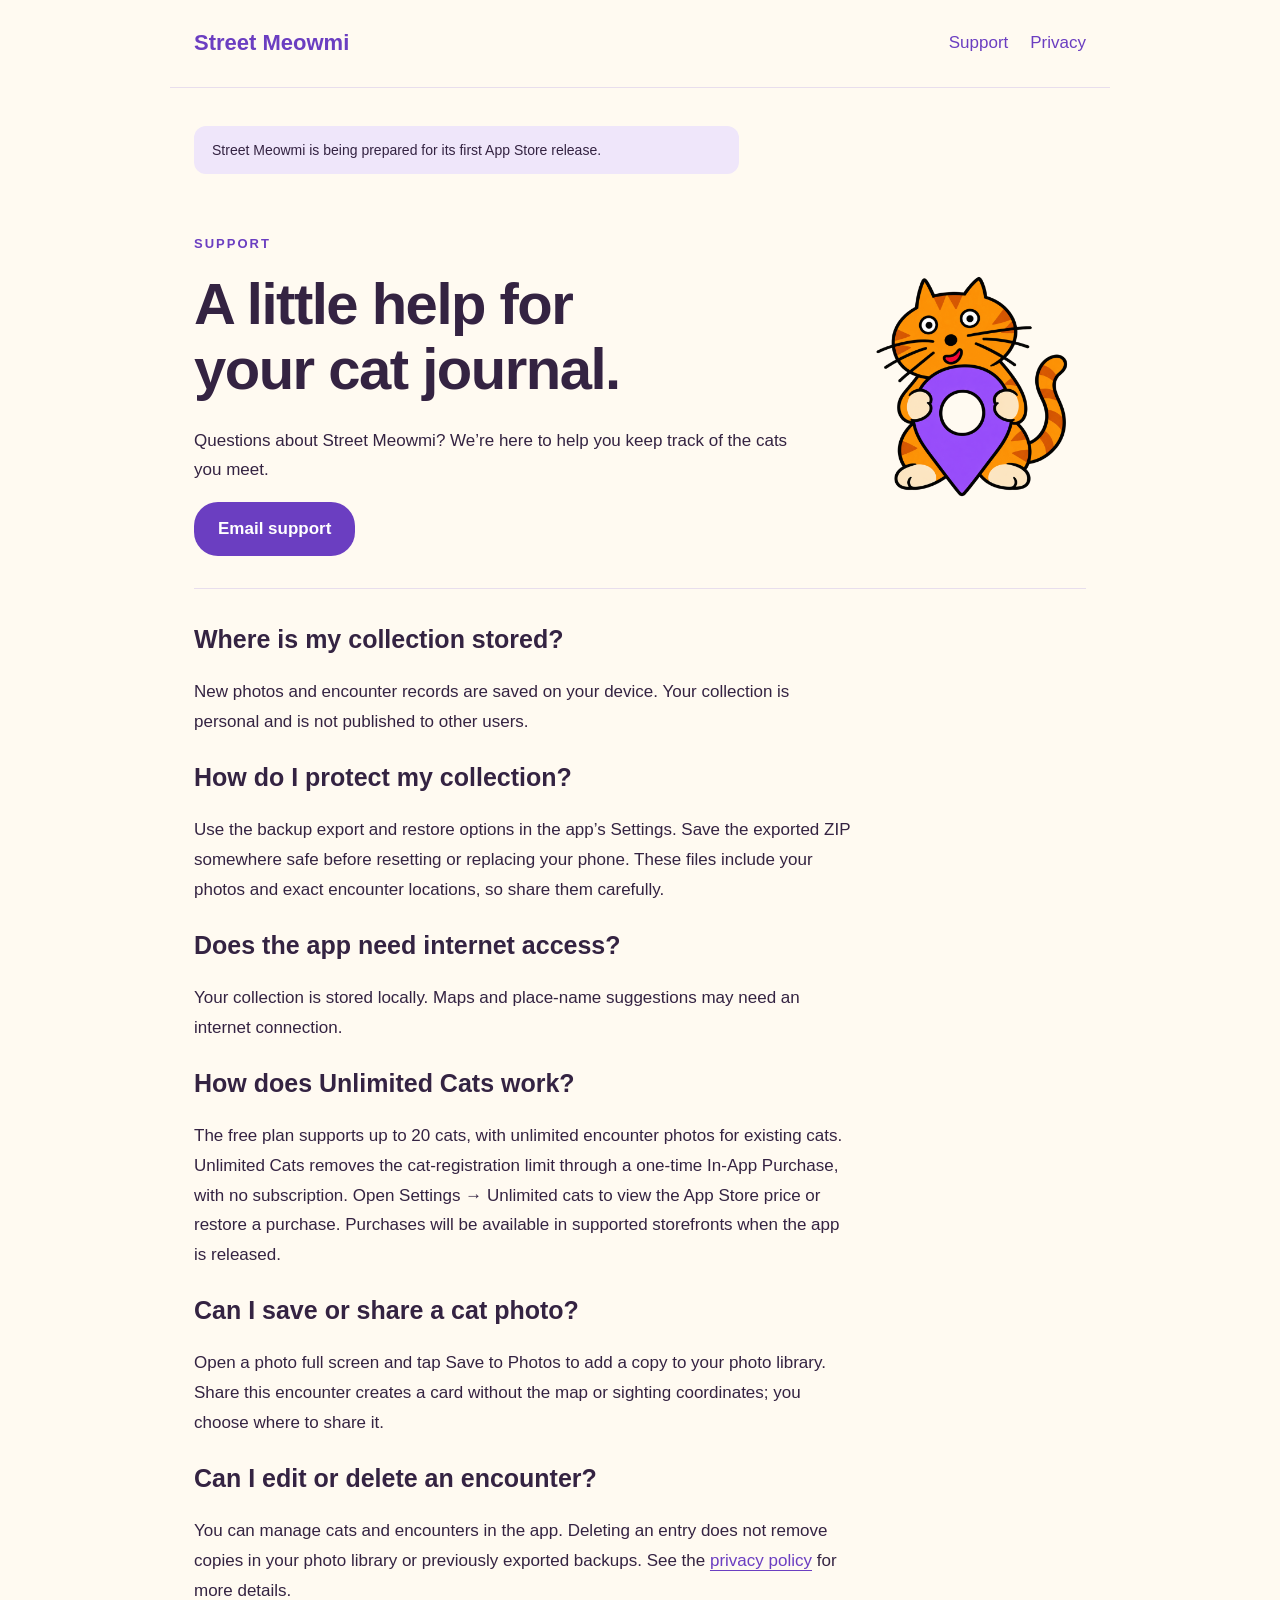
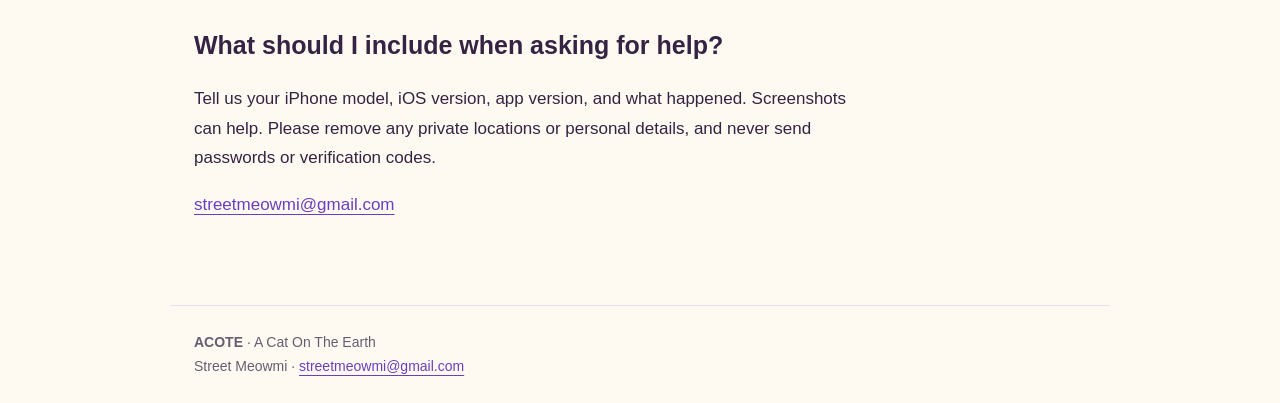
<file: index.html>
<!doctype html><html lang="en"><head><meta charset="utf-8"><meta name="viewport" content="width=device-width, initial-scale=1"><title>Support · Street Meowmi</title><link rel="stylesheet" href="style.css"></head><body><header><a class="brand" href="index.html">Street Meowmi</a><nav aria-label="Main navigation"><a href="index.html">Support</a><a href="privacy.html">Privacy</a></nav></header><main><p class="notice">Street Meowmi is being prepared for its first App Store release.</p><section class="hero"><div><p class="eyebrow">SUPPORT</p><h1>A little help for<br>your cat journal.</h1><p>Questions about Street Meowmi? We’re here to help you keep track of the cats you meet.</p><a class="button" href="mailto:streetmeowmi@gmail.com?subject=Street%20Meowmi%20Support">Email support</a></div><img src="assets/cat-pin.png" alt="An orange cat holding a purple map pin"></section><section class="faq" aria-label="Frequently asked questions"><h2>Where is my collection stored?</h2><p>New photos and encounter records are saved on your device. Your collection is personal and is not published to other users.</p><h2>How do I protect my collection?</h2><p>Use the backup export and restore options in the app’s Settings. Save the exported ZIP somewhere safe before resetting or replacing your phone. These files include your photos and exact encounter locations, so share them carefully.</p><h2>Does the app need internet access?</h2><p>Your collection is stored locally. Maps and place-name suggestions may need an internet connection. </p><h2>How does Unlimited Cats work?</h2><p>The free plan supports up to 20 cats, with unlimited encounter photos for existing cats. Unlimited Cats removes the cat-registration limit through a one-time In-App Purchase, with no subscription. Open Settings → Unlimited cats to view the App Store price or restore a purchase. Purchases will be available in supported storefronts when the app is released.</p><h2>Can I save or share a cat photo?</h2><p>Open a photo full screen and tap Save to Photos to add a copy to your photo library. Share this encounter creates a card without the map or sighting coordinates; you choose where to share it.</p><h2>Can I edit or delete an encounter?</h2><p>You can manage cats and encounters in the app. Deleting an entry does not remove copies in your photo library or previously exported backups. See the <a href="privacy.html">privacy policy</a> for more details.</p><h2>What should I include when asking for help?</h2><p>Tell us your iPhone model, iOS version, app version, and what happened. Screenshots can help. Please remove any private locations or personal details, and never send passwords or verification codes.</p><p><a href="mailto:streetmeowmi@gmail.com">streetmeowmi@gmail.com</a></p></section></main><footer><strong>ACOTE</strong> · A Cat On The Earth<br>Street Meowmi · <a href="mailto:streetmeowmi@gmail.com">streetmeowmi@gmail.com</a></footer></body></html>
</file>
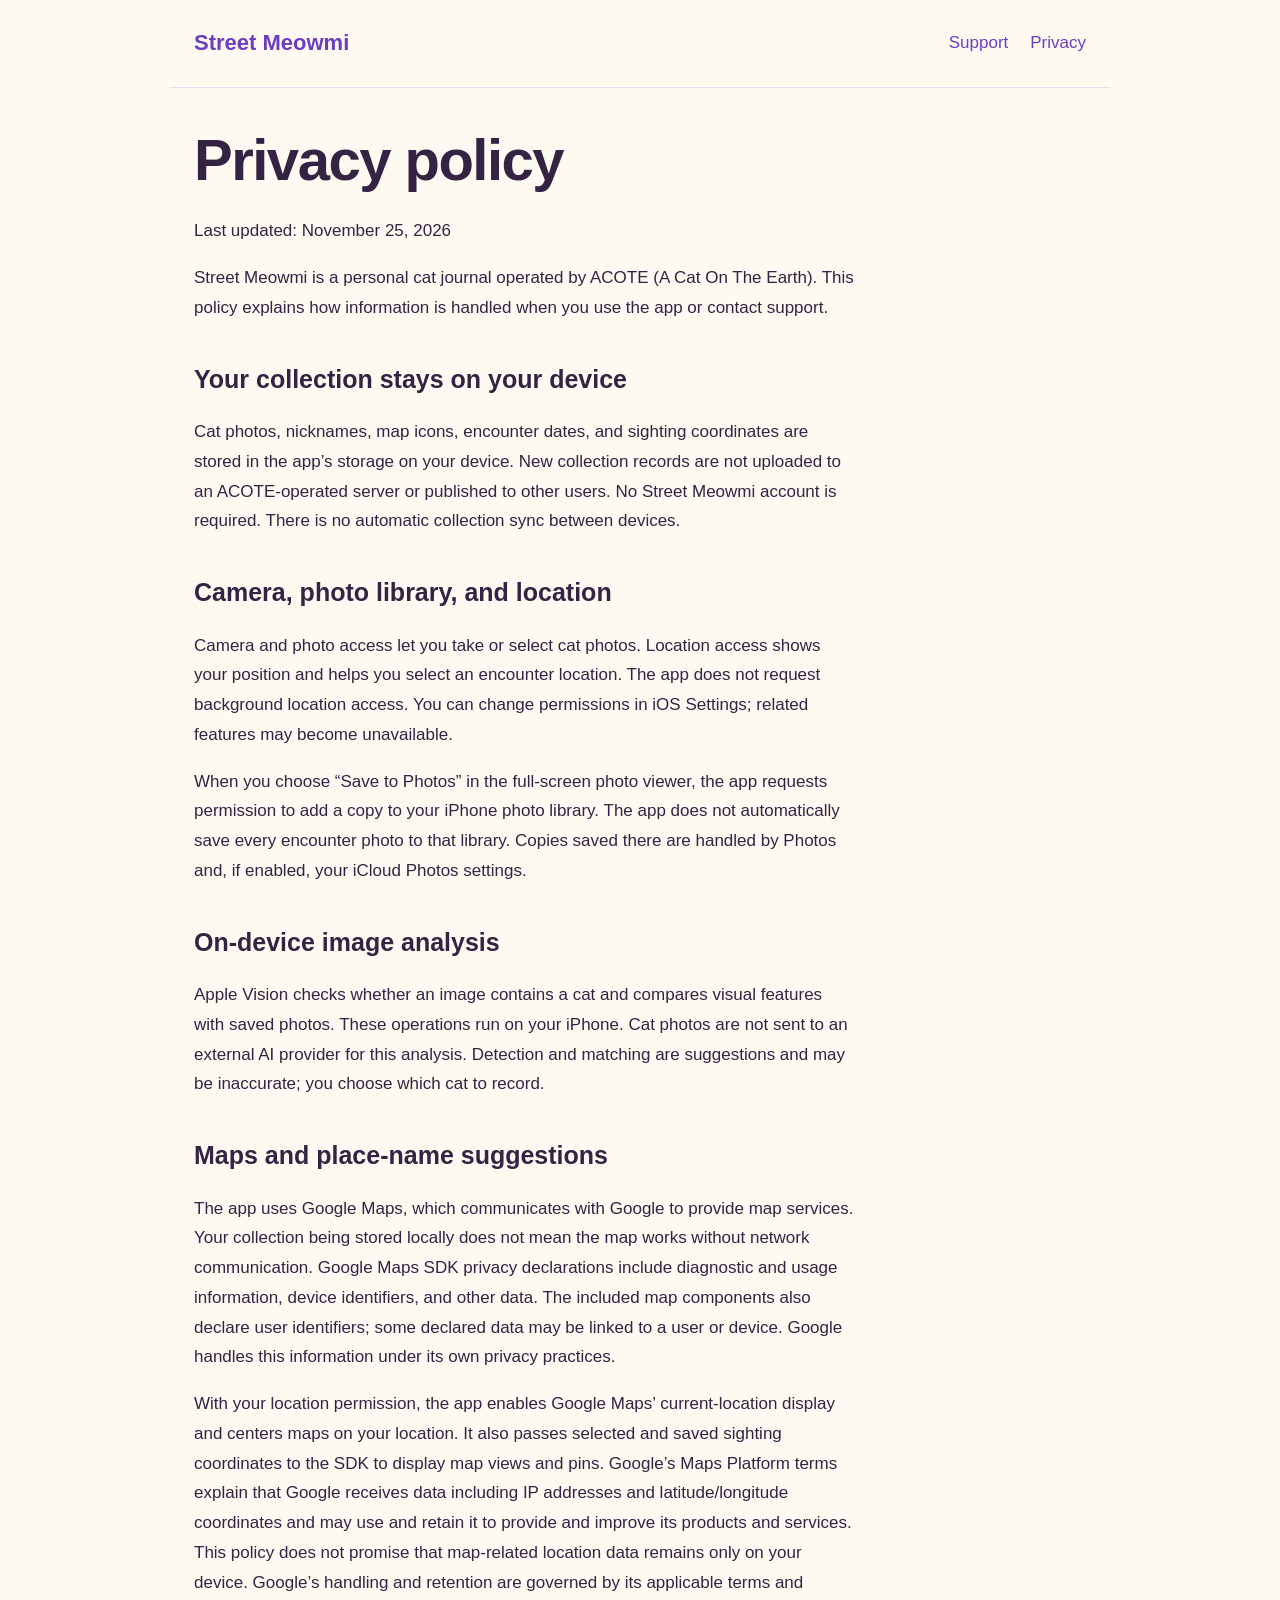
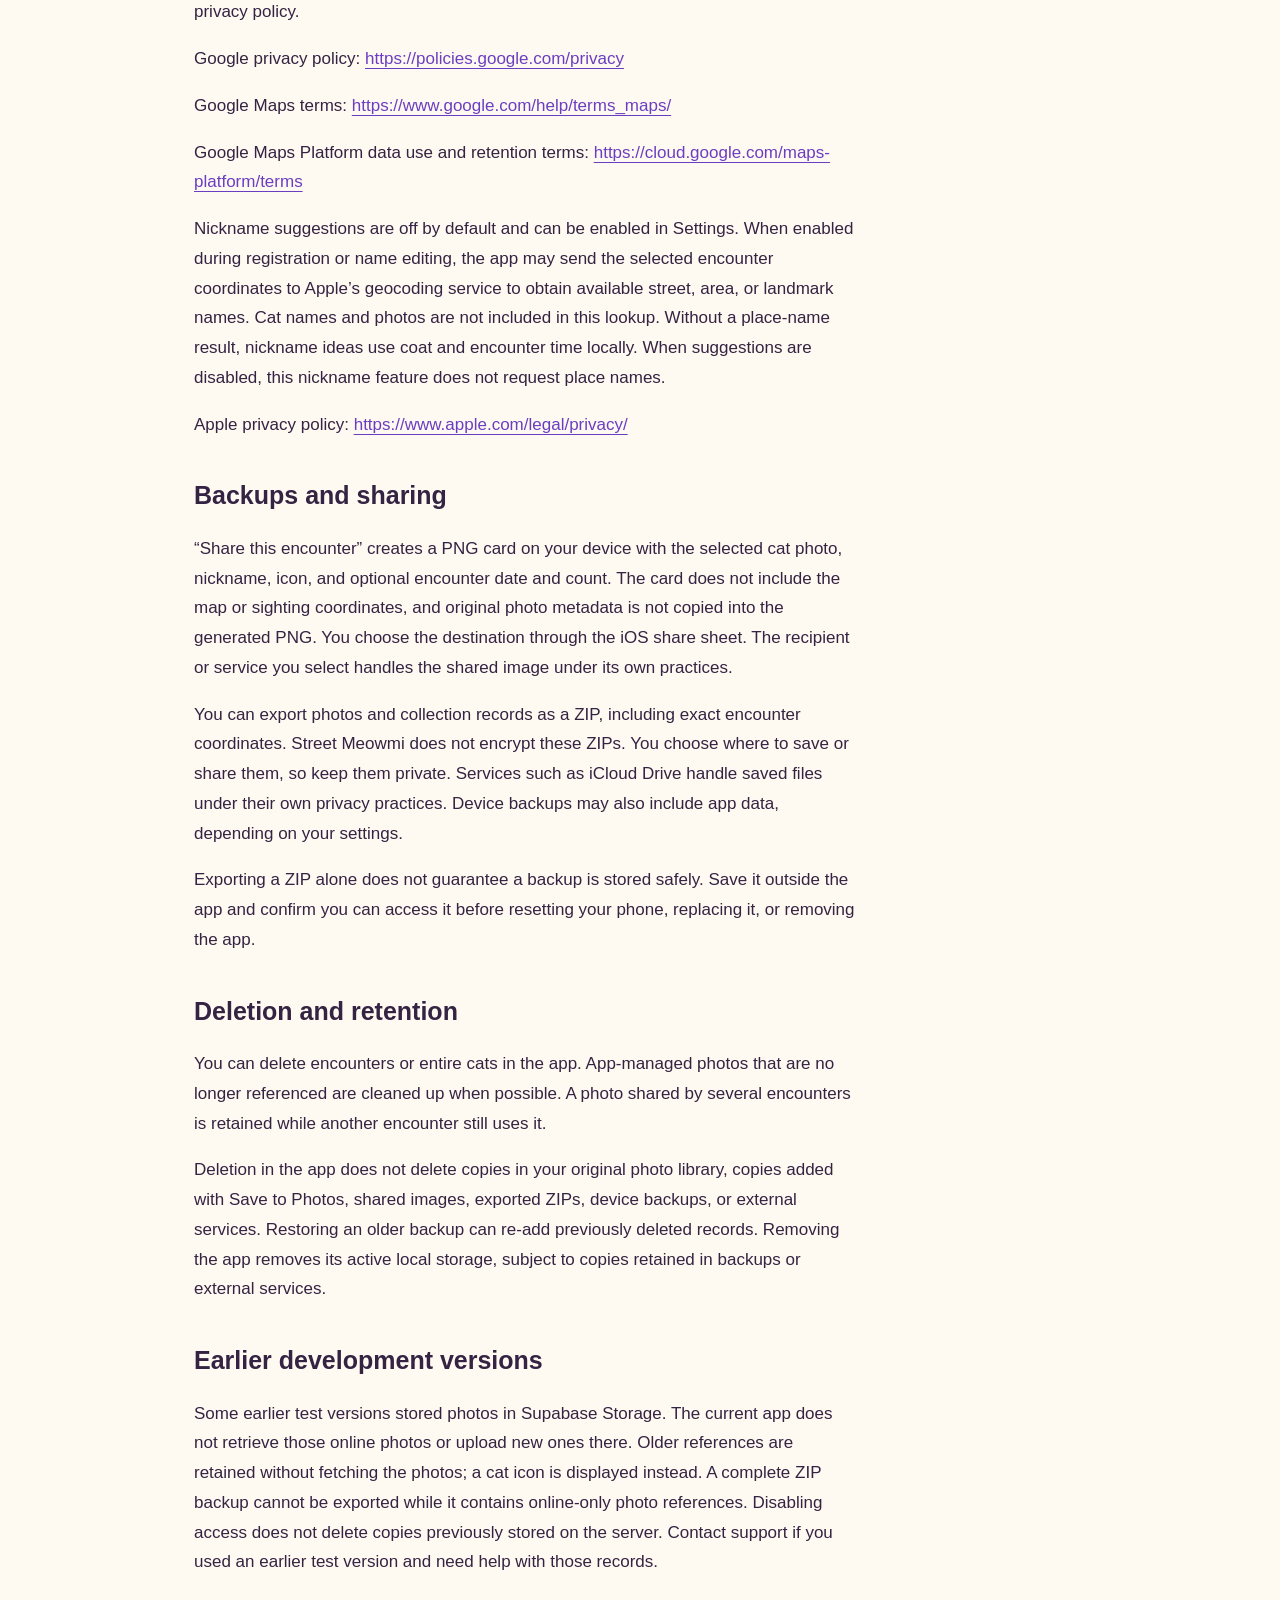
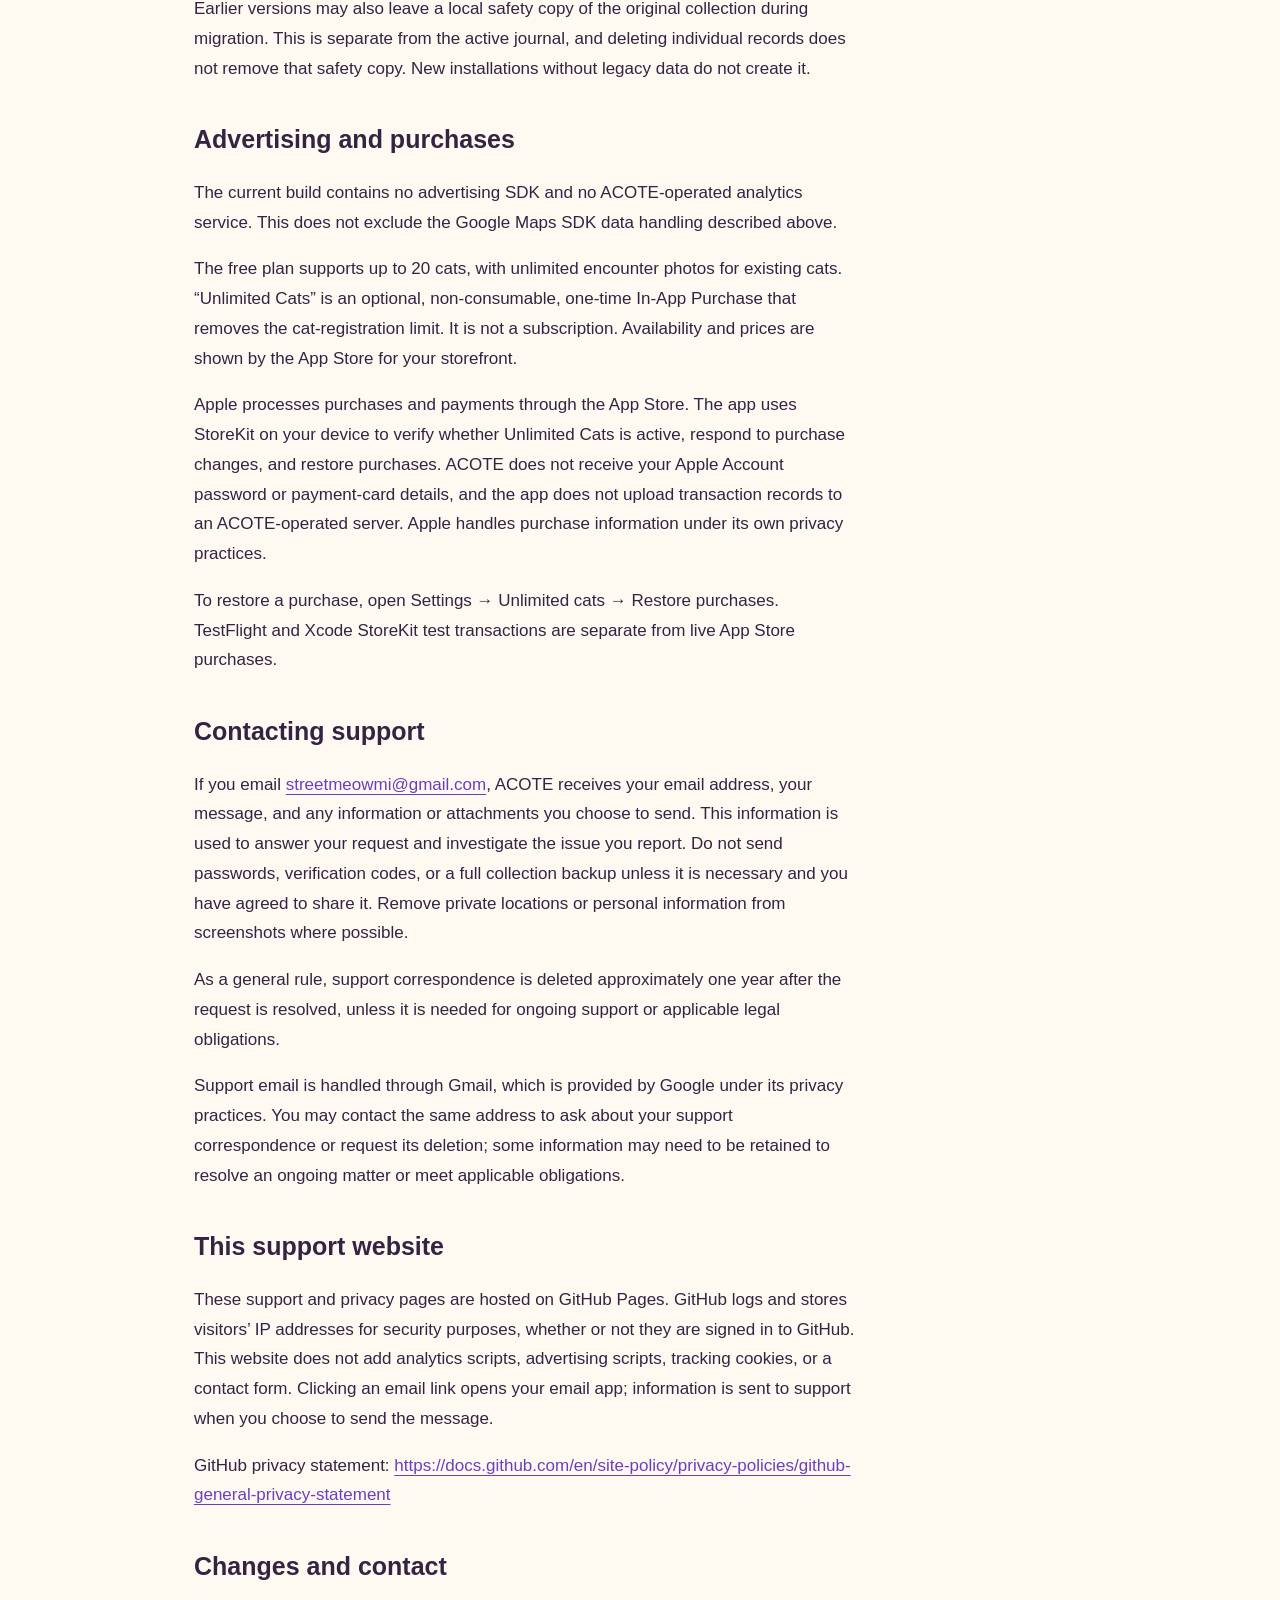
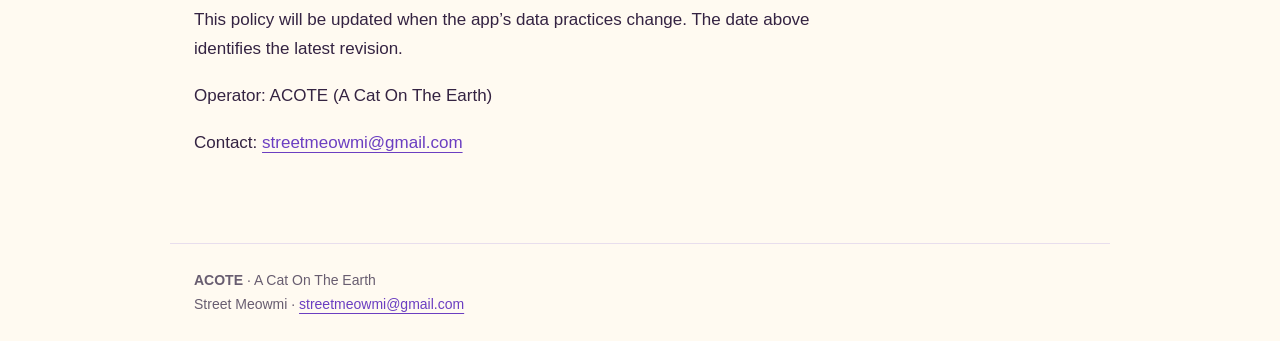
<file: privacy.html>
<!doctype html>
<html lang="en"><head><meta charset="utf-8"><meta name="viewport" content="width=device-width, initial-scale=1">
<title>Privacy policy · Street Meowmi</title><link rel="stylesheet" href="style.css"></head>
<body><header><a class="brand" href="index.html">Street Meowmi</a><nav aria-label="Main navigation"><a href="index.html">Support</a><a href="privacy.html">Privacy</a></nav></header>
<main><article><h1>Privacy policy</h1>
<p>Last updated: November 25, 2026</p>
<p>Street Meowmi is a personal cat journal operated by ACOTE (A Cat On The Earth). This policy explains how information is handled when you use the app or contact support.</p>
<h2>Your collection stays on your device</h2>
<p>Cat photos, nicknames, map icons, encounter dates, and sighting coordinates are stored in the app’s storage on your device. New collection records are not uploaded to an ACOTE-operated server or published to other users. No Street Meowmi account is required. There is no automatic collection sync between devices.</p>
<h2>Camera, photo library, and location</h2>
<p>Camera and photo access let you take or select cat photos. Location access shows your position and helps you select an encounter location. The app does not request background location access. You can change permissions in iOS Settings; related features may become unavailable.</p>
<p>When you choose “Save to Photos” in the full-screen photo viewer, the app requests permission to add a copy to your iPhone photo library. The app does not automatically save every encounter photo to that library. Copies saved there are handled by Photos and, if enabled, your iCloud Photos settings.</p>
<h2>On-device image analysis</h2>
<p>Apple Vision checks whether an image contains a cat and compares visual features with saved photos. These operations run on your iPhone. Cat photos are not sent to an external AI provider for this analysis. Detection and matching are suggestions and may be inaccurate; you choose which cat to record.</p>
<h2>Maps and place-name suggestions</h2>
<p>The app uses Google Maps, which communicates with Google to provide map services. Your collection being stored locally does not mean the map works without network communication. Google Maps SDK privacy declarations include diagnostic and usage information, device identifiers, and other data. The included map components also declare user identifiers; some declared data may be linked to a user or device. Google handles this information under its own privacy practices.</p>
<p>With your location permission, the app enables Google Maps’ current-location display and centers maps on your location. It also passes selected and saved sighting coordinates to the SDK to display map views and pins. Google’s Maps Platform terms explain that Google receives data including IP addresses and latitude/longitude coordinates and may use and retain it to provide and improve its products and services. This policy does not promise that map-related location data remains only on your device. Google’s handling and retention are governed by its applicable terms and privacy policy.</p>
<p>Google privacy policy: <a href="https://policies.google.com/privacy">https://policies.google.com/privacy</a></p>
<p>Google Maps terms: <a href="https://www.google.com/help/terms_maps/">https://www.google.com/help/terms_maps/</a></p>
<p>Google Maps Platform data use and retention terms: <a href="https://cloud.google.com/maps-platform/terms">https://cloud.google.com/maps-platform/terms</a></p>
<p>Nickname suggestions are off by default and can be enabled in Settings. When enabled during registration or name editing, the app may send the selected encounter coordinates to Apple’s geocoding service to obtain available street, area, or landmark names. Cat names and photos are not included in this lookup. Without a place-name result, nickname ideas use coat and encounter time locally. When suggestions are disabled, this nickname feature does not request place names.</p>
<p>Apple privacy policy: <a href="https://www.apple.com/legal/privacy/">https://www.apple.com/legal/privacy/</a></p>
<h2>Backups and sharing</h2>
<p>“Share this encounter” creates a PNG card on your device with the selected cat photo, nickname, icon, and optional encounter date and count. The card does not include the map or sighting coordinates, and original photo metadata is not copied into the generated PNG. You choose the destination through the iOS share sheet. The recipient or service you select handles the shared image under its own practices.</p>
<p>You can export photos and collection records as a ZIP, including exact encounter coordinates. Street Meowmi does not encrypt these ZIPs. You choose where to save or share them, so keep them private. Services such as iCloud Drive handle saved files under their own privacy practices. Device backups may also include app data, depending on your settings.</p>
<p>Exporting a ZIP alone does not guarantee a backup is stored safely. Save it outside the app and confirm you can access it before resetting your phone, replacing it, or removing the app.</p>
<h2>Deletion and retention</h2>
<p>You can delete encounters or entire cats in the app. App-managed photos that are no longer referenced are cleaned up when possible. A photo shared by several encounters is retained while another encounter still uses it.</p>
<p>Deletion in the app does not delete copies in your original photo library, copies added with Save to Photos, shared images, exported ZIPs, device backups, or external services. Restoring an older backup can re-add previously deleted records. Removing the app removes its active local storage, subject to copies retained in backups or external services.</p>
<h2>Earlier development versions</h2>
<p>Some earlier test versions stored photos in Supabase Storage. The current app does not retrieve those online photos or upload new ones there. Older references are retained without fetching the photos; a cat icon is displayed instead. A complete ZIP backup cannot be exported while it contains online-only photo references. Disabling access does not delete copies previously stored on the server. Contact support if you used an earlier test version and need help with those records.</p>
<p>Earlier versions may also leave a local safety copy of the original collection during migration. This is separate from the active journal, and deleting individual records does not remove that safety copy. New installations without legacy data do not create it.</p>
<h2>Advertising and purchases</h2>
<p>The current build contains no advertising SDK and no ACOTE-operated analytics service. This does not exclude the Google Maps SDK data handling described above.</p>
<p>The free plan supports up to 20 cats, with unlimited encounter photos for existing cats. “Unlimited Cats” is an optional, non-consumable, one-time In-App Purchase that removes the cat-registration limit. It is not a subscription. Availability and prices are shown by the App Store for your storefront.</p>
<p>Apple processes purchases and payments through the App Store. The app uses StoreKit on your device to verify whether Unlimited Cats is active, respond to purchase changes, and restore purchases. ACOTE does not receive your Apple Account password or payment-card details, and the app does not upload transaction records to an ACOTE-operated server. Apple handles purchase information under its own privacy practices.</p>
<p>To restore a purchase, open Settings → Unlimited cats → Restore purchases. TestFlight and Xcode StoreKit test transactions are separate from live App Store purchases.</p>
<h2>Contacting support</h2>
<p>If you email <a href="mailto:streetmeowmi@gmail.com">streetmeowmi@gmail.com</a>, ACOTE receives your email address, your message, and any information or attachments you choose to send. This information is used to answer your request and investigate the issue you report. Do not send passwords, verification codes, or a full collection backup unless it is necessary and you have agreed to share it. Remove private locations or personal information from screenshots where possible.</p>
<p>As a general rule, support correspondence is deleted approximately one year after the request is resolved, unless it is needed for ongoing support or applicable legal obligations.</p>
<p>Support email is handled through Gmail, which is provided by Google under its privacy practices. You may contact the same address to ask about your support correspondence or request its deletion; some information may need to be retained to resolve an ongoing matter or meet applicable obligations.</p>
<h2>This support website</h2>
<p>These support and privacy pages are hosted on GitHub Pages. GitHub logs and stores visitors’ IP addresses for security purposes, whether or not they are signed in to GitHub. This website does not add analytics scripts, advertising scripts, tracking cookies, or a contact form. Clicking an email link opens your email app; information is sent to support when you choose to send the message.</p>
<p>GitHub privacy statement: <a href="https://docs.github.com/en/site-policy/privacy-policies/github-general-privacy-statement">https://docs.github.com/en/site-policy/privacy-policies/github-general-privacy-statement</a></p>
<h2>Changes and contact</h2>
<p>This policy will be updated when the app’s data practices change. The date above identifies the latest revision.</p>
<p>Operator: ACOTE (A Cat On The Earth)</p>
<p>Contact: <a href="mailto:streetmeowmi@gmail.com">streetmeowmi@gmail.com</a></p></article></main>
<footer><strong>ACOTE</strong> · A Cat On The Earth<br>Street Meowmi · <a href="mailto:streetmeowmi@gmail.com">streetmeowmi@gmail.com</a></footer></body></html>
</file>
<file: style.css>
/* アプリと同じクリーム色と紫を使い、小さな画面でも本文を読みやすくする。 */
:root{color-scheme:light;--purple:#6b3ec1;--ink:#342342;--cream:#fffaf1}*{box-sizing:border-box}body{margin:0;background:var(--cream);color:var(--ink);font:17px/1.75 -apple-system,BlinkMacSystemFont,"Segoe UI",sans-serif}a{color:var(--purple);text-underline-offset:4px}a:focus-visible{outline:3px solid var(--purple);outline-offset:5px}header,main,footer{max-width:940px;margin:auto;padding:24px}header{display:flex;justify-content:space-between;gap:20px;align-items:center;border-bottom:1px solid #e8deed}header a{text-decoration:none}nav{display:flex;gap:22px}.brand{font-weight:800;font-size:22px}h1{font-size:clamp(36px,6vw,58px);line-height:1.12;letter-spacing:-1.5px;margin:16px 0 24px}h2{font-size:25px;line-height:1.35;margin-top:40px}p{max-width:70ch}.eyebrow{color:var(--purple);font-weight:700;letter-spacing:2px;font-size:13px}.hero{display:grid;grid-template-columns:1fr 240px;align-items:center;gap:32px;padding:32px 0}.hero img{width:100%;border-radius:40px}.button{display:inline-block;background:var(--purple);color:white;text-decoration:none;padding:12px 24px;border-radius:24px;font-weight:650;overflow-wrap:anywhere}.notice{padding:12px 18px;background:#efe6fa;border-radius:12px;font-size:14px}.faq{border-top:1px solid #e8deed;padding-top:10px}.faq h2{margin-top:24px}article{max-width:760px}footer{margin-top:44px;border-top:1px solid #e8deed;font-size:14px;color:#685d70}.muted{color:#685d70}@media(max-width:600px){header{align-items:flex-start;flex-direction:column;gap:10px}.hero{grid-template-columns:1fr;padding-top:16px;gap:10px}.hero img{width:170px;grid-row:1}main{padding-top:12px}nav{font-size:15px}h1{font-size:40px}}
</file>
